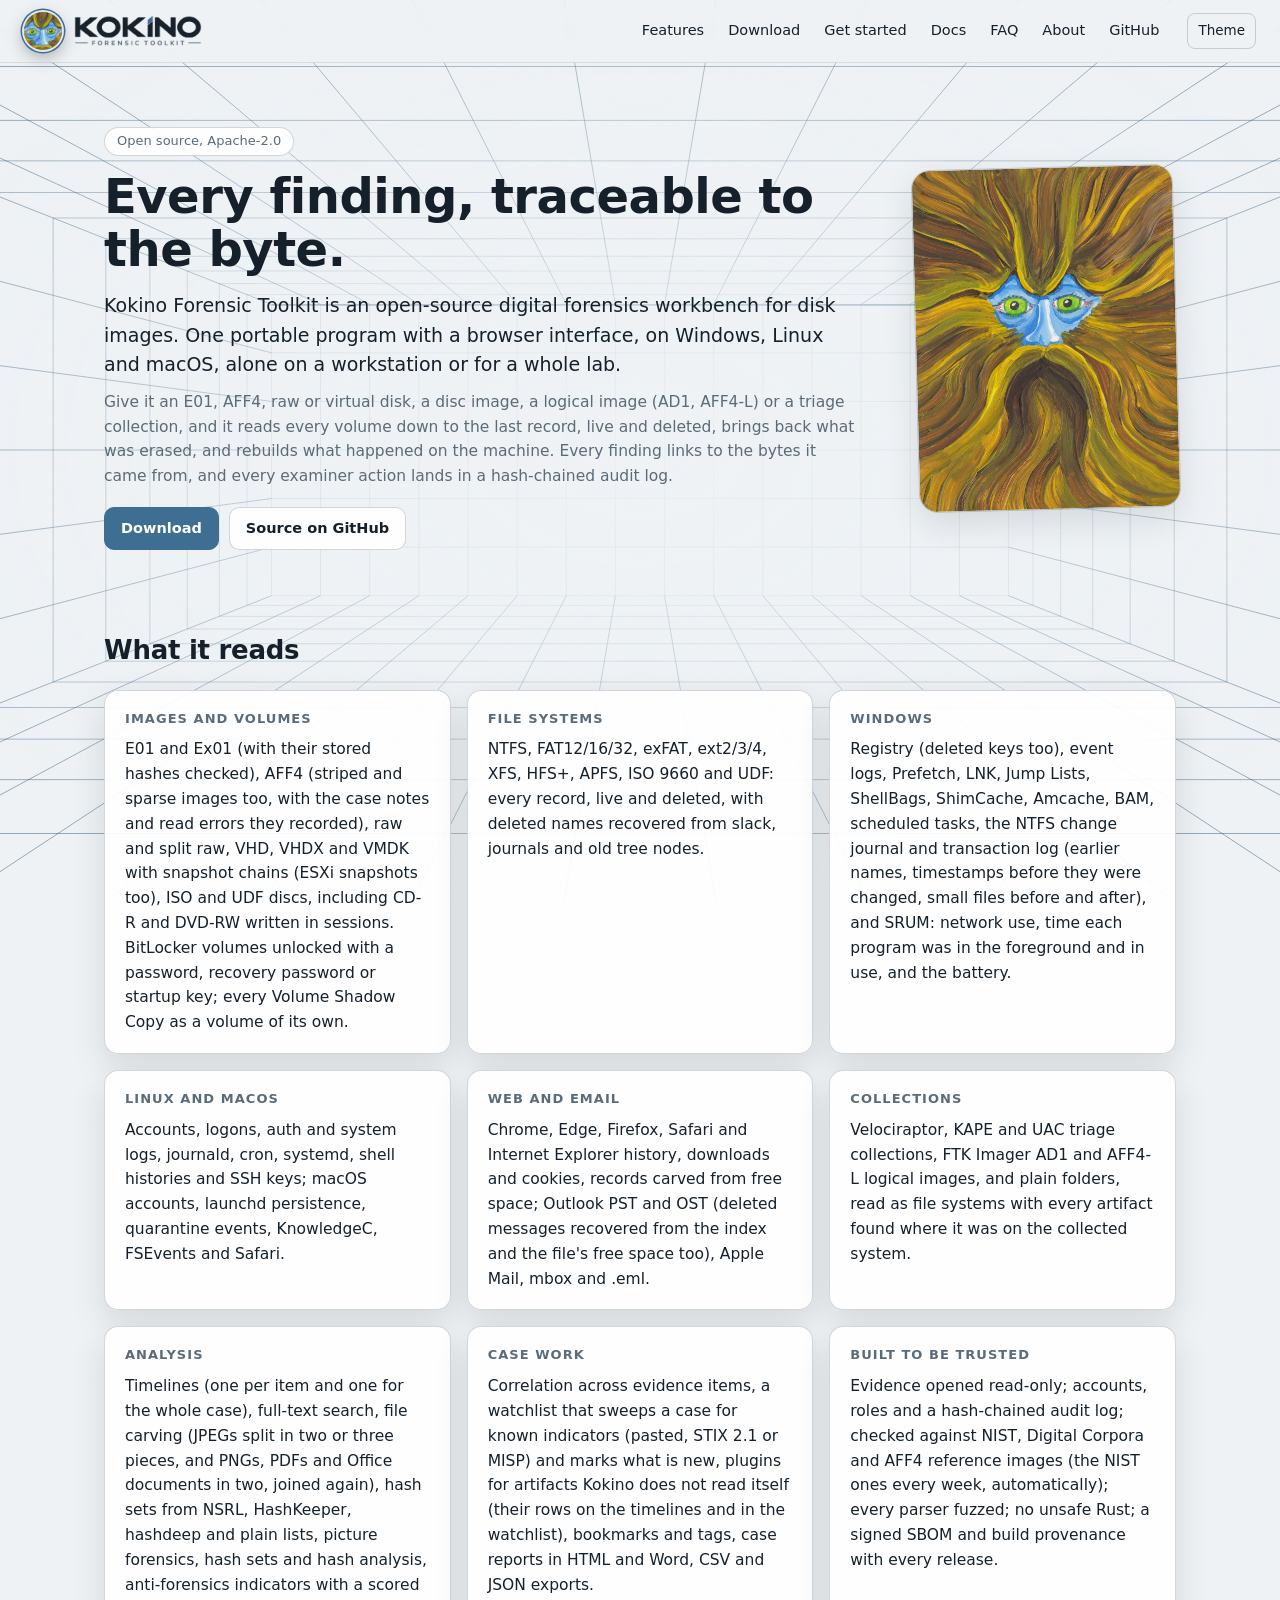
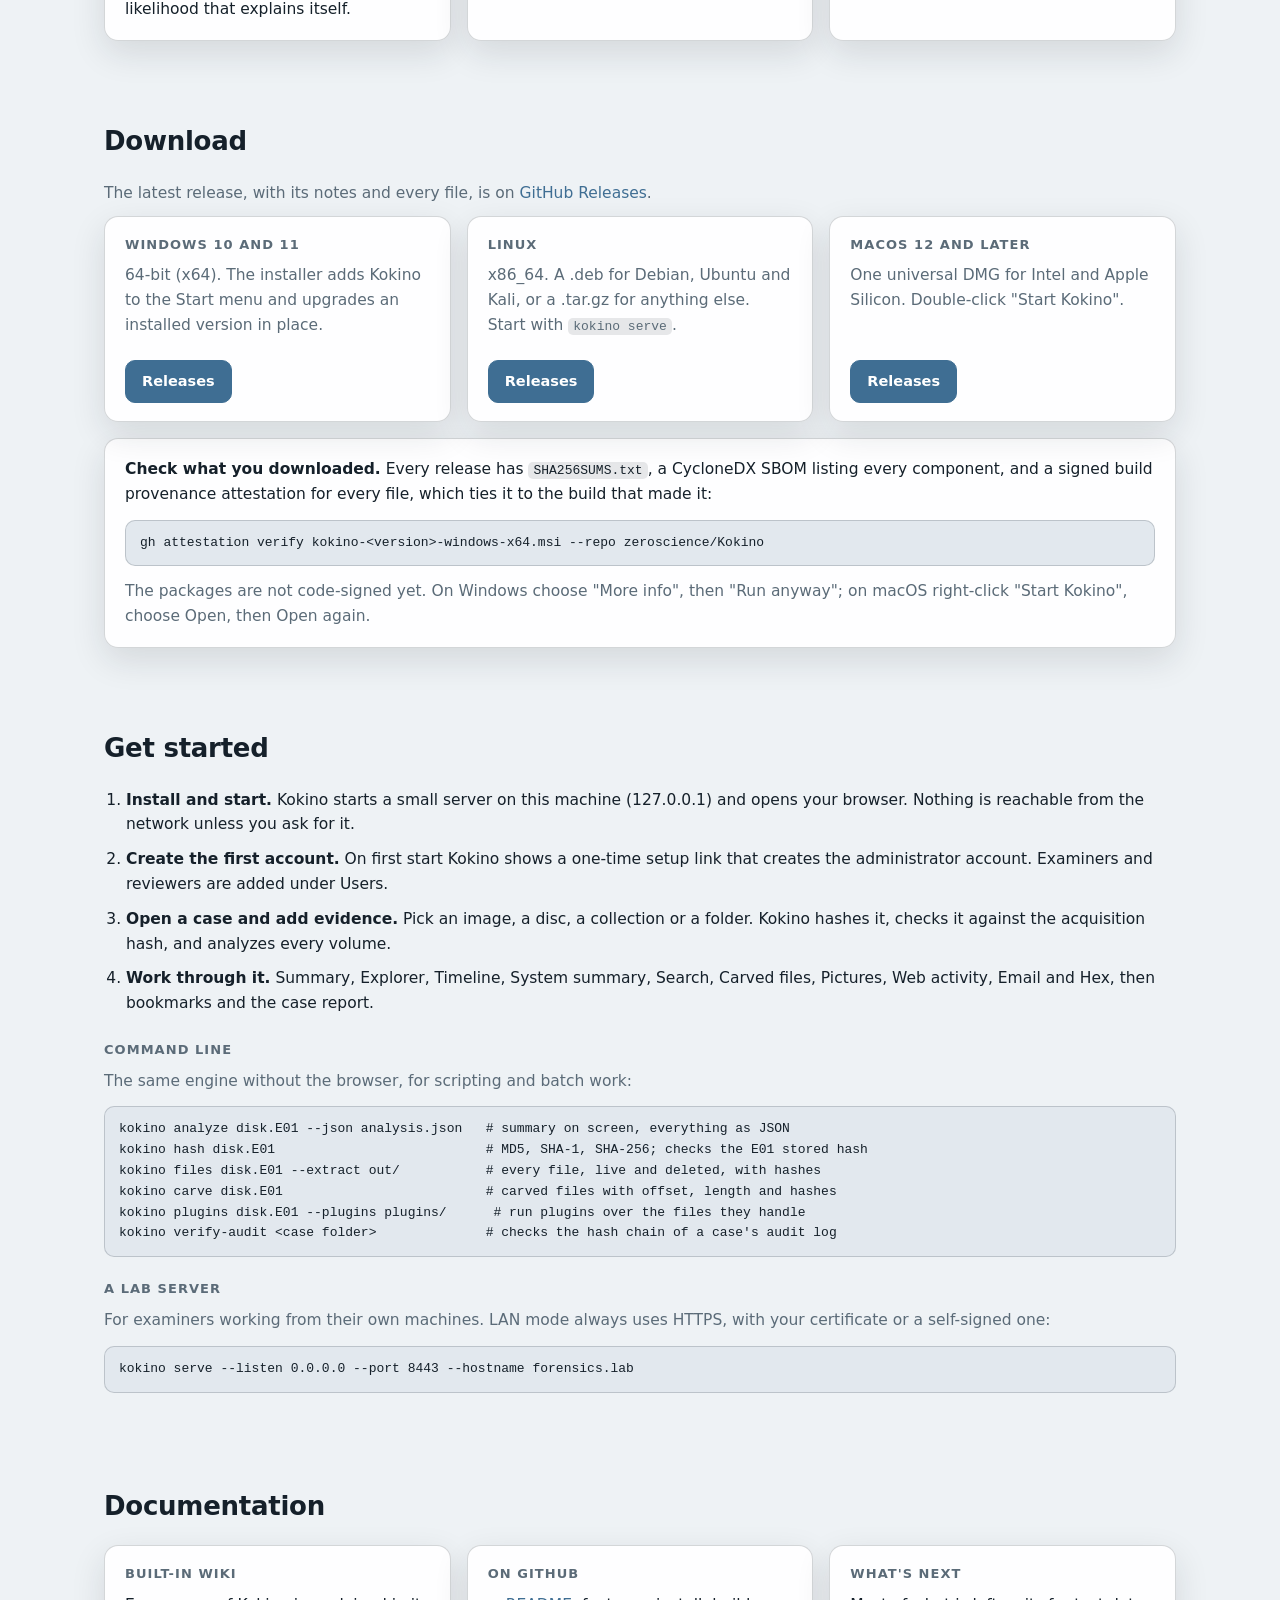
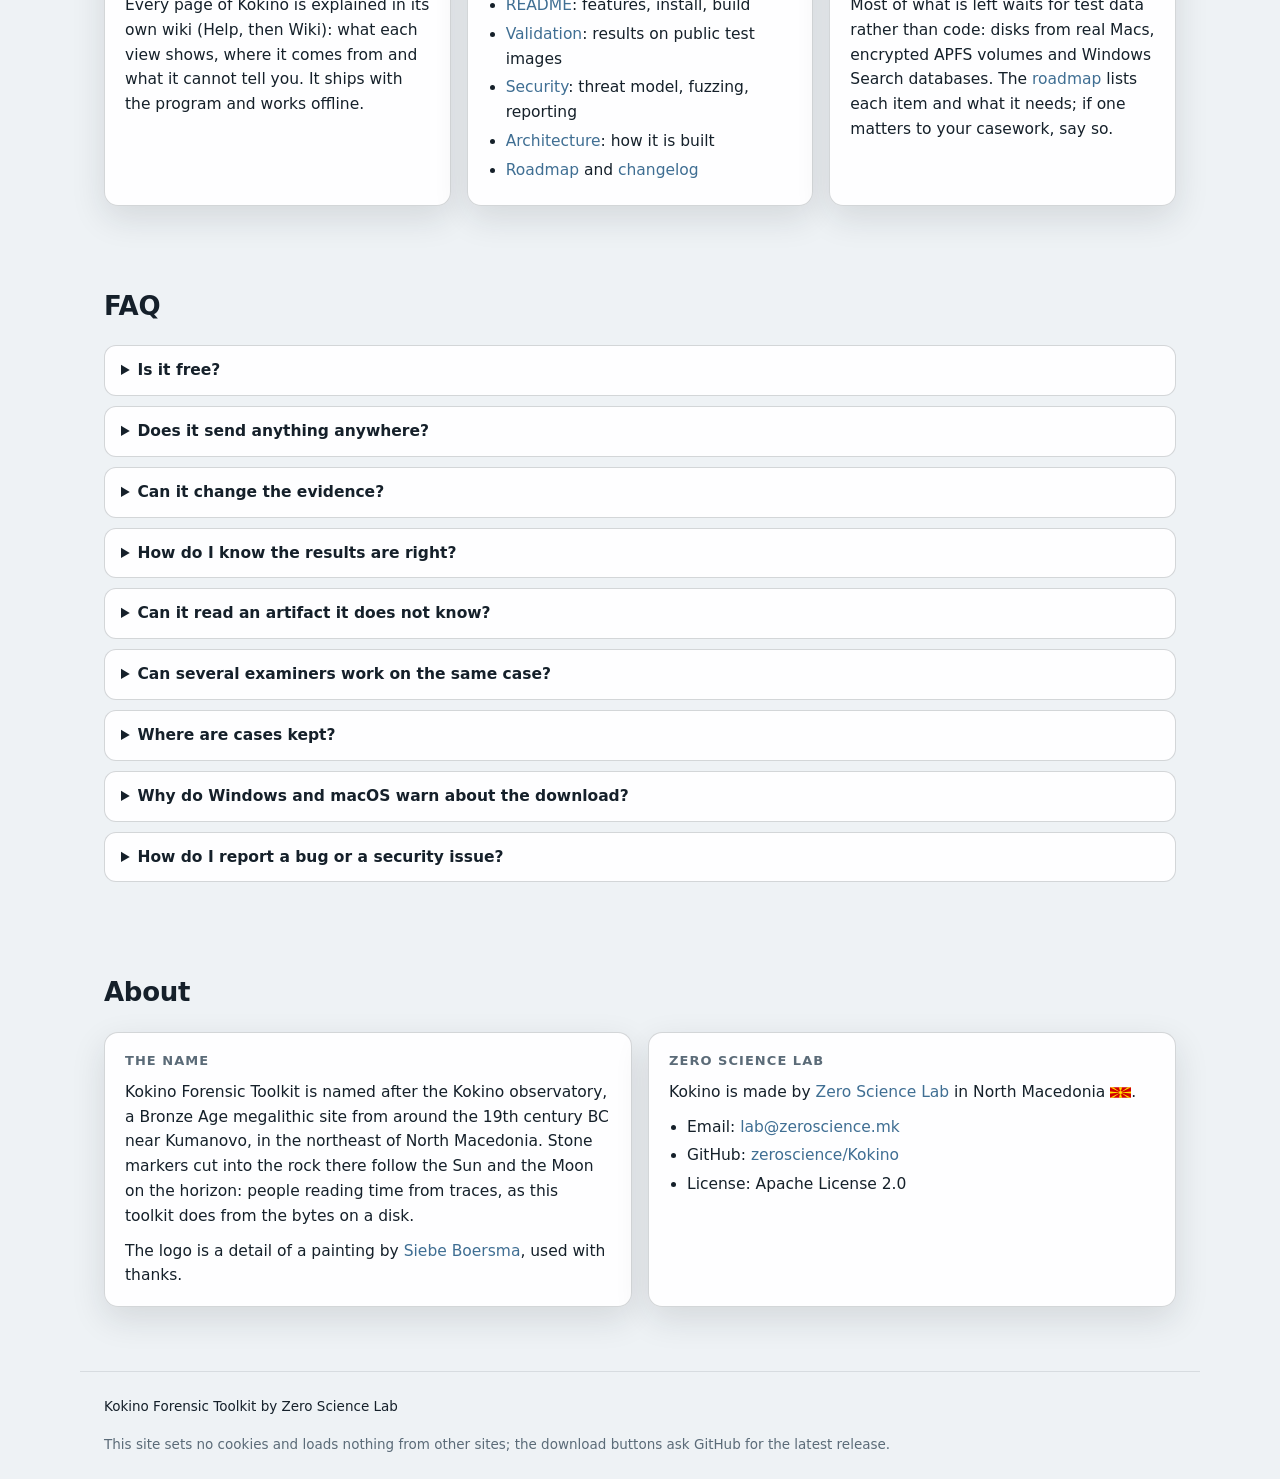
<file: site/index.html>
<!doctype html>
<html lang="en">
<head>
<meta charset="utf-8">
<meta name="viewport" content="width=device-width, initial-scale=1">
<meta http-equiv="Content-Security-Policy" content="default-src 'self'; img-src 'self'; style-src 'self'; script-src 'self'; connect-src https://api.github.com; base-uri 'none'; form-action 'none'">
<meta name="referrer" content="no-referrer">
<title>Kokino Forensic Toolkit</title>
<meta name="description" content="Kokino Forensic Toolkit (Kokino FTK): open-source disk forensics by Zero Science Lab. One portable binary with a browser GUI for Windows, Linux and macOS. Every finding, traceable to the byte.">
<link rel="icon" href="img/favicon.png" type="image/png">
<link rel="stylesheet" href="css/site.css?v=1.7.0">
<script src="js/site.js?v=1.7.0" defer></script>
</head>
<body>
<div class="ambient" id="ambient" aria-hidden="true"></div>

<header class="top">
  <a class="brand" href="#top" aria-label="Kokino Forensic Toolkit">
    <span class="eyes" role="img" aria-label="Kokino logo: detail of a painting by Siebe Boersma"></span>
    <span class="wordmark" role="img" aria-label="Kokino Forensic Toolkit"><i class="wm-main"></i><i class="wm-sub"></i><i class="wm-acc"></i></span>
  </a>
  <nav class="nav" id="nav">
    <a href="#features">Features</a>
    <a href="#download">Download</a>
    <a href="#start">Get started</a>
    <a href="#docs">Docs</a>
    <a href="#faq">FAQ</a>
    <a href="#about">About</a>
    <a href="https://github.com/zeroscience/Kokino" rel="noopener">GitHub</a>
  </nav>
  <button class="ghost theme" id="theme" type="button" title="Light or dark">Theme</button>
  <button class="ghost menu" id="menu" type="button" aria-controls="nav" aria-expanded="false">Menu</button>
</header>

<main id="top">

<section class="hero">
  <div class="hero-text">
    <span class="pill" id="version">Open source, Apache-2.0</span>
    <h1>Every finding, traceable to the byte.</h1>
    <p class="lead">Kokino Forensic Toolkit is an open-source digital forensics workbench for disk images. One portable program with a browser interface, on Windows, Linux and macOS, alone on a workstation or for a whole lab.</p>
    <p class="muted">Give it an E01, AFF4, raw or virtual disk, a disc image, a logical image (AD1, AFF4-L) or a triage collection, and it reads every volume down to the last record, live and deleted, brings back what was erased, and rebuilds what happened on the machine. Every finding links to the bytes it came from, and every examiner action lands in a hash-chained audit log.</p>
    <div class="row">
      <a class="btn primary" href="#download">Download</a>
      <a class="btn" href="https://github.com/zeroscience/Kokino" rel="noopener">Source on GitHub</a>
    </div>
  </div>
  <figure class="painting">
    <div class="frame"><img src="img/painting.jpg" alt="Painting by Siebe Boersma: a face in sweeping strokes of ochre, olive and brown, with blue skin and green eyes looking out" width="900" height="1182"></div>
  </figure>
</section>

<section id="features">
  <h2>What it reads</h2>
  <div class="grid">
    <div class="card"><h3>Images and volumes</h3><p>E01 and Ex01 (with their stored hashes checked), AFF4 (striped and sparse images too, with the case notes and read errors they recorded), raw and split raw, VHD, VHDX and VMDK with snapshot chains (ESXi snapshots too), ISO and UDF discs, including CD-R and DVD-RW written in sessions. BitLocker volumes unlocked with a password, recovery password or startup key; every Volume Shadow Copy as a volume of its own.</p></div>
    <div class="card"><h3>File systems</h3><p>NTFS, FAT12/16/32, exFAT, ext2/3/4, XFS, HFS+, APFS, ISO 9660 and UDF: every record, live and deleted, with deleted names recovered from slack, journals and old tree nodes.</p></div>
    <div class="card"><h3>Windows</h3><p>Registry (deleted keys too), event logs, Prefetch, LNK, Jump Lists, ShellBags, ShimCache, Amcache, BAM, scheduled tasks, the NTFS change journal and transaction log (earlier names, timestamps before they were changed, small files before and after), and SRUM: network use, time each program was in the foreground and in use, and the battery.</p></div>
    <div class="card"><h3>Linux and macOS</h3><p>Accounts, logons, auth and system logs, journald, cron, systemd, shell histories and SSH keys; macOS accounts, launchd persistence, quarantine events, KnowledgeC, FSEvents and Safari.</p></div>
    <div class="card"><h3>Web and email</h3><p>Chrome, Edge, Firefox, Safari and Internet Explorer history, downloads and cookies, records carved from free space; Outlook PST and OST (deleted messages recovered from the index and the file's free space too), Apple Mail, mbox and .eml.</p></div>
    <div class="card"><h3>Collections</h3><p>Velociraptor, KAPE and UAC triage collections, FTK Imager AD1 and AFF4-L logical images, and plain folders, read as file systems with every artifact found where it was on the collected system.</p></div>
    <div class="card"><h3>Analysis</h3><p>Timelines (one per item and one for the whole case), full-text search, file carving (JPEGs split in two or three pieces, and PNGs, PDFs and Office documents in two, joined again), hash sets from NSRL, HashKeeper, hashdeep and plain lists, picture forensics, hash sets and hash analysis, anti-forensics indicators with a scored likelihood that explains itself.</p></div>
    <div class="card"><h3>Case work</h3><p>Correlation across evidence items, a watchlist that sweeps a case for known indicators (pasted, STIX 2.1 or MISP) and marks what is new, plugins for artifacts Kokino does not read itself (their rows on the timelines and in the watchlist), bookmarks and tags, case reports in HTML and Word, CSV and JSON exports.</p></div>
    <div class="card"><h3>Built to be trusted</h3><p>Evidence opened read-only; accounts, roles and a hash-chained audit log; checked against NIST, Digital Corpora and AFF4 reference images (the NIST ones every week, automatically); every parser fuzzed; no unsafe Rust; a signed SBOM and build provenance with every release.</p></div>
  </div>
</section>

<section id="download">
  <h2>Download</h2>
  <p class="muted" id="dl-intro">The latest release, with its notes and every file, is on <a href="https://github.com/zeroscience/Kokino/releases/latest" rel="noopener">GitHub Releases</a>.</p>
  <div class="grid three">
    <div class="card dl">
      <h3>Windows 10 and 11</h3>
      <p class="muted">64-bit (x64). The installer adds Kokino to the Start menu and upgrades an installed version in place.</p>
      <div class="row" data-assets="windows"><a class="btn primary" href="https://github.com/zeroscience/Kokino/releases/latest" rel="noopener">Releases</a></div>
    </div>
    <div class="card dl">
      <h3>Linux</h3>
      <p class="muted">x86_64. A .deb for Debian, Ubuntu and Kali, or a .tar.gz for anything else. Start with <code>kokino serve</code>.</p>
      <div class="row" data-assets="linux"><a class="btn primary" href="https://github.com/zeroscience/Kokino/releases/latest" rel="noopener">Releases</a></div>
    </div>
    <div class="card dl">
      <h3>macOS 12 and later</h3>
      <p class="muted">One universal DMG for Intel and Apple Silicon. Double-click "Start Kokino".</p>
      <div class="row" data-assets="macos"><a class="btn primary" href="https://github.com/zeroscience/Kokino/releases/latest" rel="noopener">Releases</a></div>
    </div>
  </div>
  <div class="card note">
    <p><b>Check what you downloaded.</b> Every release has <code>SHA256SUMS.txt</code>, a CycloneDX SBOM listing every component, and a signed build provenance attestation for every file, which ties it to the build that made it:</p>
    <pre>gh attestation verify kokino-&lt;version&gt;-windows-x64.msi --repo zeroscience/Kokino</pre>
    <p class="muted">The packages are not code-signed yet. On Windows choose "More info", then "Run anyway"; on macOS right-click "Start Kokino", choose Open, then Open again.</p>
  </div>
</section>

<section id="start">
  <h2>Get started</h2>
  <ol class="steps">
    <li><b>Install and start.</b> Kokino starts a small server on this machine (127.0.0.1) and opens your browser. Nothing is reachable from the network unless you ask for it.</li>
    <li><b>Create the first account.</b> On first start Kokino shows a one-time setup link that creates the administrator account. Examiners and reviewers are added under Users.</li>
    <li><b>Open a case and add evidence.</b> Pick an image, a disc, a collection or a folder. Kokino hashes it, checks it against the acquisition hash, and analyzes every volume.</li>
    <li><b>Work through it.</b> Summary, Explorer, Timeline, System summary, Search, Carved files, Pictures, Web activity, Email and Hex, then bookmarks and the case report.</li>
  </ol>
  <h3>Command line</h3>
  <p class="muted">The same engine without the browser, for scripting and batch work:</p>
<pre>kokino analyze disk.E01 --json analysis.json   # summary on screen, everything as JSON
kokino hash disk.E01                           # MD5, SHA-1, SHA-256; checks the E01 stored hash
kokino files disk.E01 --extract out/           # every file, live and deleted, with hashes
kokino carve disk.E01                          # carved files with offset, length and hashes
kokino plugins disk.E01 --plugins plugins/      # run plugins over the files they handle
kokino verify-audit &lt;case folder&gt;              # checks the hash chain of a case's audit log</pre>
  <h3>A lab server</h3>
  <p class="muted">For examiners working from their own machines. LAN mode always uses HTTPS, with your certificate or a self-signed one:</p>
<pre>kokino serve --listen 0.0.0.0 --port 8443 --hostname forensics.lab</pre>
</section>

<section id="docs">
  <h2>Documentation</h2>
  <div class="grid">
    <div class="card"><h3>Built-in wiki</h3><p>Every page of Kokino is explained in its own wiki (Help, then Wiki): what each view shows, where it comes from and what it cannot tell you. It ships with the program and works offline.</p></div>
    <div class="card"><h3>On GitHub</h3>
      <ul class="links">
        <li><a href="https://github.com/zeroscience/Kokino#readme" rel="noopener">README</a>: features, install, build</li>
        <li><a href="https://github.com/zeroscience/Kokino/blob/main/VALIDATION.md" rel="noopener">Validation</a>: results on public test images</li>
        <li><a href="https://github.com/zeroscience/Kokino/blob/main/SECURITY.md" rel="noopener">Security</a>: threat model, fuzzing, reporting</li>
        <li><a href="https://github.com/zeroscience/Kokino/blob/main/docs/ARCHITECTURE.md" rel="noopener">Architecture</a>: how it is built</li>
        <li><a href="https://github.com/zeroscience/Kokino/blob/main/ROADMAP.md" rel="noopener">Roadmap</a> and <a href="https://github.com/zeroscience/Kokino/blob/main/CHANGELOG.md" rel="noopener">changelog</a></li>
      </ul>
    </div>
    <div class="card"><h3>What's next</h3><p>Most of what is left waits for test data rather than code: disks from real Macs, encrypted APFS volumes and Windows Search databases. The <a href="https://github.com/zeroscience/Kokino/blob/main/ROADMAP.md" rel="noopener">roadmap</a> lists each item and what it needs; if one matters to your casework, say so.</p></div>
  </div>
</section>

<section id="faq">
  <h2>FAQ</h2>
  <div class="faq">
    <details><summary>Is it free?</summary><p>Yes. Kokino is open source under the Apache License 2.0, for any use, including commercial casework.</p></details>
    <details><summary>Does it send anything anywhere?</summary><p>No. Kokino never contacts anything on its own. The only request it can make is the update check on the About page, and only when you press the button; it is recorded in the system audit log.</p></details>
    <details><summary>Can it change the evidence?</summary><p>No. Evidence is only ever opened read-only. Edits in the hex view are an overlay kept in the case and applied only when you export.</p></details>
    <details><summary>How do I know the results are right?</summary><p>They are checked against public test images that come with independent ground truth: NIST CFReDS deleted-file recovery images, Digital Corpora disks, and test images from the dfvfs and libyal projects. Every number is in VALIDATION.md, with the steps to repeat the check. Every parser is also fuzzed, and every commit is checked against recorded results on Windows, Linux and macOS.</p></details>
    <details><summary>Can it read an artifact it does not know?</summary><p>With a plugin: a small program in any language that reads one kind of file and prints JSON rows. Kokino gives it a copy of every matching file and shows what it reports next to everything else. Plugins are off unless the server is started with a plugin folder, and every run is in the audit log with the plugin's fingerprint. Writing one is a short step-by-step in plugins/README.md, and <code>kokino plugin-test</code> tries a plugin on a sample file.</p></details>
    <details><summary>Can several examiners work on the same case?</summary><p>Yes. Run Kokino as a lab server: examiners sign in from their own browsers, each case has its members with their roles (examiner or reviewer), and every action is in the case's hash-chained audit log.</p></details>
    <details><summary>Where are cases kept?</summary><p>In a folder on the machine that runs Kokino (KokinoCases in your home folder, or the one you choose). Images stay where they are; the case keeps the analysis, bookmarks, exports and the audit log.</p></details>
    <details><summary>Why do Windows and macOS warn about the download?</summary><p>The packages are not code-signed with a publisher certificate yet. Check them against SHA256SUMS.txt or verify their signed build provenance with gh attestation verify.</p></details>
    <details><summary>How do I report a bug or a security issue?</summary><p>Bugs and ideas: a GitHub issue, or lab@zeroscience.mk. Security issues: privately to lab@zeroscience.mk, not in a public issue. A small sample that shows the problem helps most.</p></details>
  </div>
</section>

<section id="about">
  <h2>About</h2>
  <div class="grid two">
    <div class="card">
      <h3>The name</h3>
      <p>Kokino Forensic Toolkit is named after the Kokino observatory, a Bronze Age megalithic site from around the 19th century BC near Kumanovo, in the northeast of North Macedonia. Stone markers cut into the rock there follow the Sun and the Moon on the horizon: people reading time from traces, as this toolkit does from the bytes on a disk.</p>
      <p>The logo is a detail of a painting by <a href="https://siebeboersma.nl/" rel="noopener">Siebe Boersma</a>, used with thanks.</p>
    </div>
    <div class="card">
      <h3>Zero Science Lab</h3>
      <p>Kokino is made by <a href="https://www.zeroscience.mk" rel="noopener">Zero Science Lab</a> in North Macedonia <img class="flag" src="img/flag-mk.svg" alt="North Macedonia" width="21" height="11">.</p>
      <ul class="links">
        <li>Email: <a href="mailto:lab@zeroscience.mk">lab@zeroscience.mk</a></li>
        <li>GitHub: <a href="https://github.com/zeroscience/Kokino" rel="noopener">zeroscience/Kokino</a></li>
        <li>License: Apache License 2.0</li>
      </ul>
    </div>
  </div>
</section>

</main>

<footer class="foot">
  <span>Kokino Forensic Toolkit by Zero Science Lab</span>
  <span class="muted">This site sets no cookies and loads nothing from other sites; the download buttons ask GitHub for the latest release.</span>
</footer>
</body>
</html>
</file>
<file: site/css/site.css>
/* Kokino Forensic Toolkit website - Zero Science Lab. The colors, logo and
   background follow the application's own (ui/css/app.css). */

:root {
  --bg: #0b0e11;
  --bg2: #11161b;
  --panel: rgba(17, 22, 27, .88);
  --line: rgba(197, 217, 232, .10);
  --line2: rgba(197, 217, 232, .18);
  --text: #e4ebf1;
  --muted: #8796a3;
  --accent: #c5d9e8;
  --accent2: #8fb3d1;
  --accent-ink: #0f1a24;
  --grid: rgba(197, 217, 232, .42);
  --scan: rgba(197, 217, 232, .6);
  --mono: ui-monospace, "Cascadia Code", "JetBrains Mono", Consolas, "SF Mono", Menlo, monospace;
  --sans: system-ui, -apple-system, "Segoe UI", Inter, Roboto, sans-serif;
  --radius: 14px;
  --ease: cubic-bezier(.22, .8, .24, 1);
  --shadow: 0 12px 40px rgba(0, 0, 0, .35);
  color-scheme: dark;
}
:root[data-theme="light"] {
  --bg: #eef2f5;
  --bg2: #e2e8ee;
  --panel: rgba(255, 255, 255, .92);
  --line: rgba(21, 32, 42, .10);
  --line2: rgba(21, 32, 42, .18);
  --text: #15202a;
  --muted: #5b6b78;
  --accent: #3f6e93;
  --accent2: #2f5677;
  --accent-ink: #ffffff;
  --grid: rgba(47, 86, 119, .55);
  --scan: rgba(47, 86, 119, .8);
  --shadow: 0 12px 34px rgba(21, 32, 42, .12);
  color-scheme: light;
}

* { box-sizing: border-box; }
html { scroll-behavior: smooth; scroll-padding-top: 76px; }
body { margin: 0; background: var(--bg); color: var(--text); font: 15.5px/1.6 var(--sans); -webkit-font-smoothing: antialiased; }
a { color: var(--accent); text-decoration: none; }
a:hover { text-decoration: underline; }
code, pre { font-family: var(--mono); font-size: 13px; }
code { background: var(--line); padding: 1px 5px; border-radius: 5px; }
pre { background: var(--bg2); border: 1px solid var(--line2); border-radius: 10px; padding: 12px 14px; overflow-x: auto; white-space: pre; }
h1, h2, h3 { margin: 0; letter-spacing: -.01em; }
h1 { font-size: clamp(30px, 5vw, 48px); line-height: 1.1; font-weight: 700; }
h2 { font-size: 26px; font-weight: 650; margin-bottom: 18px; }
h3 { font-size: 13px; text-transform: uppercase; letter-spacing: .08em; color: var(--muted); font-weight: 650; margin-bottom: 8px; }
p { margin: 0 0 10px; }
.muted { color: var(--muted); }

/* ---------- background: the application's perspective grid ---------- */
.ambient { position: fixed; inset: 0; pointer-events: none; overflow: hidden; z-index: 0; }
.ambient svg { position: absolute; inset: 0; width: 100%; height: 100%; }
.tunnel-g { transform-origin: 1000px 525px; animation: breathe 22s var(--ease) infinite alternate; }
@keyframes breathe { from { transform: scale(1); } to { transform: scale(1.045); } }
.scanline { animation: scan 9s linear infinite; }
@keyframes scan { 0% { transform: translateY(0); opacity: 0; } 8% { opacity: 1; } 92% { opacity: 1; } 100% { transform: translateY(340px); opacity: 0; } }
.ambient::after { content: ""; position: absolute; inset: 0; background: radial-gradient(ellipse 62% 58% at center, color-mix(in srgb, var(--bg) 90%, transparent) 0%, color-mix(in srgb, var(--bg) 45%, transparent) 55%, transparent 100%); }
@media (prefers-reduced-motion: reduce) { .tunnel-g, .scanline { animation: none; } html { scroll-behavior: auto; } }

/* ---------- header ---------- */
.top { position: sticky; top: 0; z-index: 5; display: flex; align-items: center; gap: 18px; padding: 12px 24px; background: color-mix(in srgb, var(--bg) 82%, transparent); backdrop-filter: blur(10px); border-bottom: 1px solid var(--line); }
.brand { display: flex; align-items: center; gap: 12px; }
.brand:hover { text-decoration: none; }
.eyes { display: inline-block; flex: none; width: 38px; height: 38px; border-radius: 50%; background: #3a2c10 url(../img/logo-eyes.png) center / 100% no-repeat; box-shadow: 0 0 0 2px var(--bg2), 0 0 0 3.5px var(--accent), 0 6px 18px rgba(0, 0, 0, .35); transition: background-size .9s var(--ease), transform .9s var(--ease); }
.brand:hover .eyes { background-size: 135%; transform: scale(1.06); }
.wordmark { position: relative; display: inline-block; width: 128px; aspect-ratio: 640 / 157; }
.wordmark i { position: absolute; inset: 0; -webkit-mask: center / contain no-repeat; mask: center / contain no-repeat; }
.wordmark .wm-main { background: var(--text); -webkit-mask-image: url(../img/wordmark-main.png); mask-image: url(../img/wordmark-main.png); }
.wordmark .wm-sub { background: var(--muted); -webkit-mask-image: url(../img/wordmark-sub.png); mask-image: url(../img/wordmark-sub.png); }
.wordmark .wm-acc { background: var(--accent); -webkit-mask-image: url(../img/wordmark-accent.png); mask-image: url(../img/wordmark-accent.png); }
.nav { display: flex; gap: 4px; margin-left: auto; flex-wrap: wrap; }
.nav a { color: var(--text); padding: 6px 10px; border-radius: 8px; font-size: 14.5px; }
.nav a:hover { background: var(--line); text-decoration: none; }
button { font: inherit; color: var(--text); cursor: pointer; }
.ghost { background: none; border: 1px solid var(--line2); border-radius: 8px; padding: 6px 10px; font-size: 13.5px; }
.ghost:hover { background: var(--line); }
.menu { display: none; }

/* ---------- layout ---------- */
main { position: relative; z-index: 1; max-width: 1120px; margin: 0 auto; padding: 0 24px; }
section { padding: 56px 0 24px; }
.hero { display: grid; grid-template-columns: 1fr auto; gap: 56px; align-items: center; padding-top: 64px; }
.hero h1 { margin: 14px 0 16px; }
.lead { font-size: 19px; line-height: 1.55; }
.pill { display: inline-block; border: 1px solid var(--line2); border-radius: 999px; padding: 3px 12px; font-size: 13px; color: var(--muted); background: var(--panel); }
.row { display: flex; gap: 10px; flex-wrap: wrap; margin-top: 18px; }
.btn { display: inline-flex; align-items: center; gap: 6px; padding: 9px 16px; border-radius: 10px; border: 1px solid var(--line2); background: var(--panel); color: var(--text); font-weight: 600; font-size: 14.5px; }
.btn:hover { text-decoration: none; border-color: var(--accent2); }
.btn.primary { background: var(--accent); color: var(--accent-ink); border-color: var(--accent); }
.btn.primary:hover { background: var(--accent2); border-color: var(--accent2); }
.btn small { font-weight: 500; opacity: .75; }
.painting { margin: 0; text-align: center; justify-self: end; width: 100%; max-width: 260px; }
.painting .frame { border-radius: 18px; overflow: hidden; box-shadow: var(--shadow), 0 0 0 1px var(--line2); transform: rotate(-1.5deg); }
.painting img { display: block; width: 100%; height: auto; }
.painting figcaption { margin-top: 12px; color: var(--muted); font-size: 13px; }

.grid { display: grid; grid-template-columns: repeat(3, 1fr); gap: 16px; }
.grid.two { grid-template-columns: repeat(2, 1fr); }
.card { background: var(--panel); border: 1px solid var(--line2); border-radius: var(--radius); padding: 18px 20px; box-shadow: var(--shadow); }
.card p:last-child { margin-bottom: 0; }
.card.note { margin-top: 16px; }
/* Buttons at the bottom of each card, on one line across the three. */
.card.dl { display: flex; flex-direction: column; }
.dl .row { margin-top: auto; padding-top: 12px; }
.links { margin: 0; padding-left: 18px; }
.links li { margin: 4px 0; }
.steps { padding-left: 22px; margin: 0 0 24px; }
.steps li { margin: 0 0 10px; }
#start h3 { margin-top: 22px; }
.faq details { background: var(--panel); border: 1px solid var(--line2); border-radius: 12px; padding: 12px 16px; margin-bottom: 10px; }
.faq summary { cursor: pointer; font-weight: 600; }
.faq details p { margin: 10px 0 0; color: var(--muted); }
.flag { vertical-align: -1px; }
.foot { position: relative; z-index: 1; max-width: 1120px; margin: 40px auto 0; padding: 24px; display: flex; justify-content: space-between; gap: 16px; flex-wrap: wrap; border-top: 1px solid var(--line); font-size: 13.5px; }

/* ---------- small screens ---------- */
@media (max-width: 900px) {
  .hero { grid-template-columns: 1fr; gap: 28px; }
  .painting { max-width: 220px; margin: 0 auto; justify-self: center; }
  .grid, .grid.two { grid-template-columns: 1fr 1fr; }
}
@media (max-width: 720px) {
  .top { padding: 10px 16px; gap: 10px; flex-wrap: wrap; }
  .menu { display: inline-block; margin-left: auto; }
  .theme { order: 2; }
  .nav { display: none; width: 100%; order: 3; flex-direction: column; margin: 0; }
  .nav.open { display: flex; }
  main { padding: 0 16px; }
  section { padding-top: 40px; }
  .grid, .grid.two { grid-template-columns: 1fr; }
  .lead { font-size: 17px; }
  .foot { padding: 20px 16px; }
}
</file>
